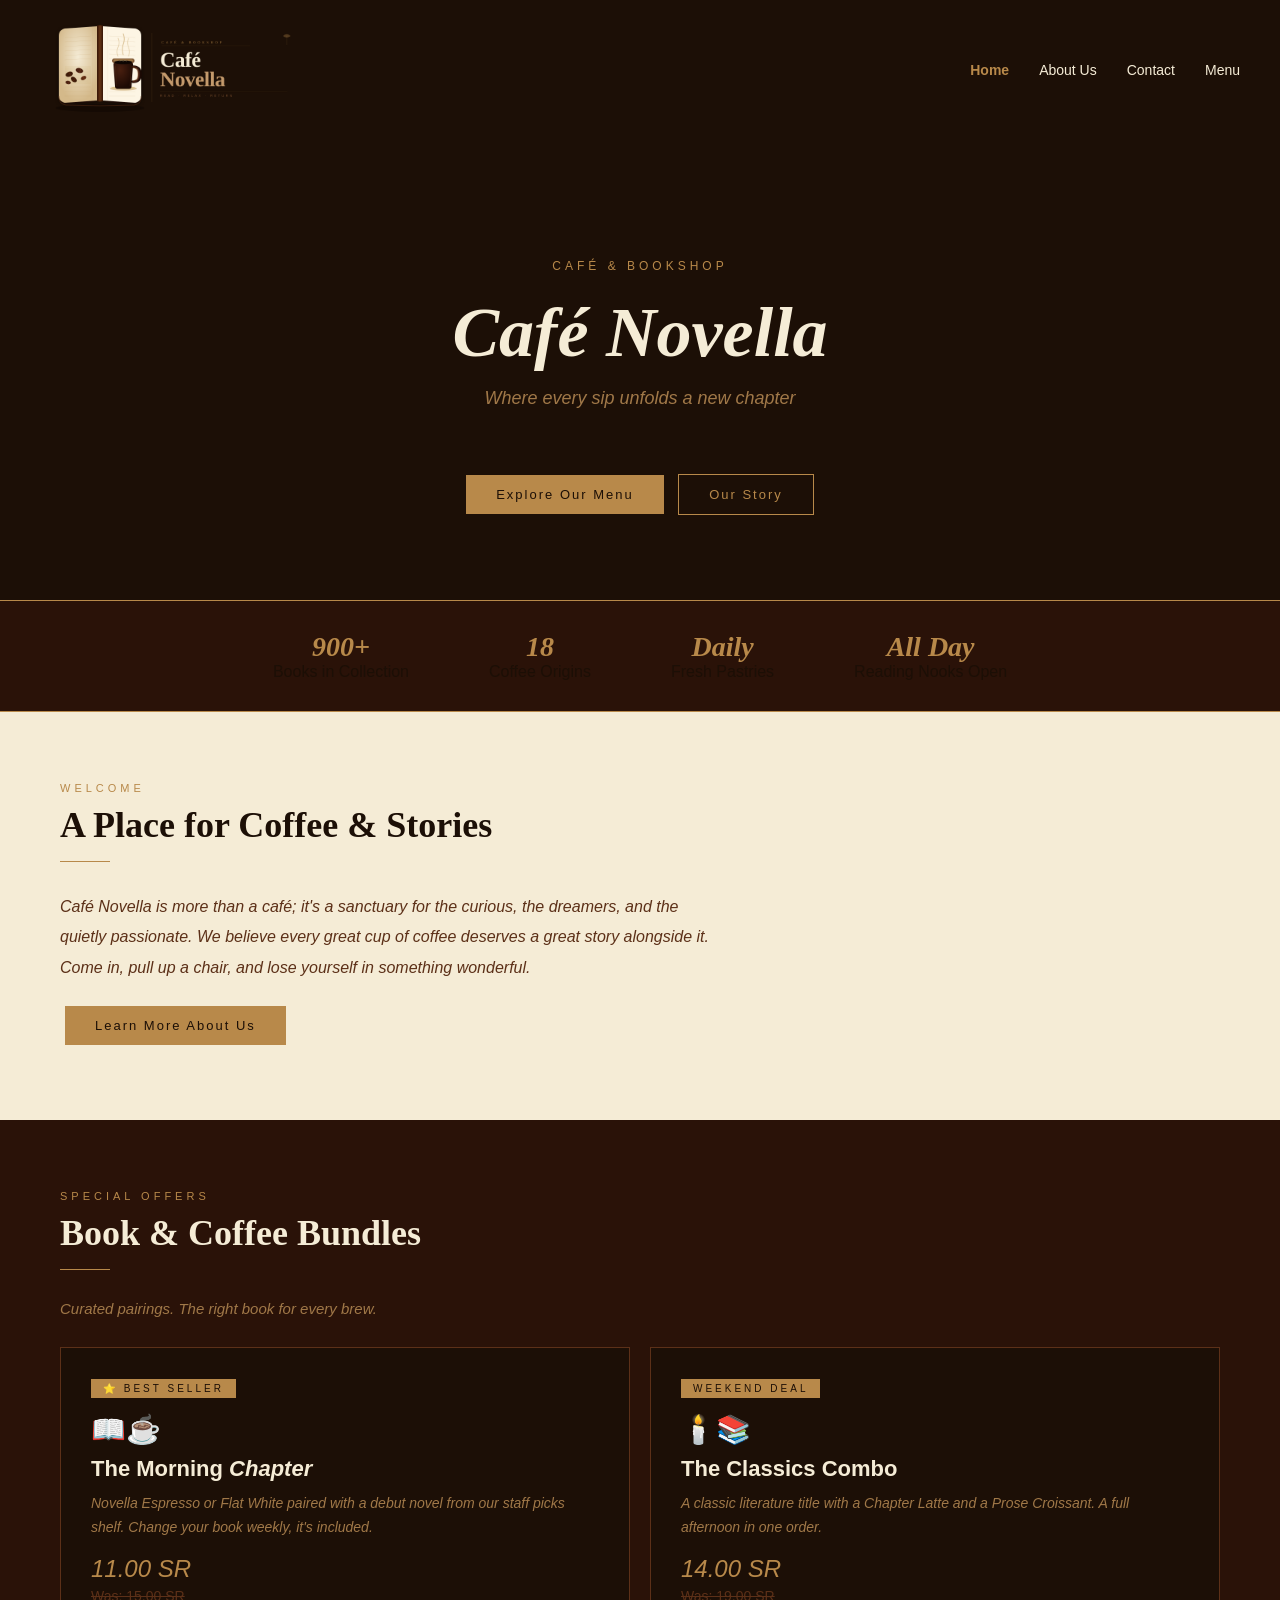
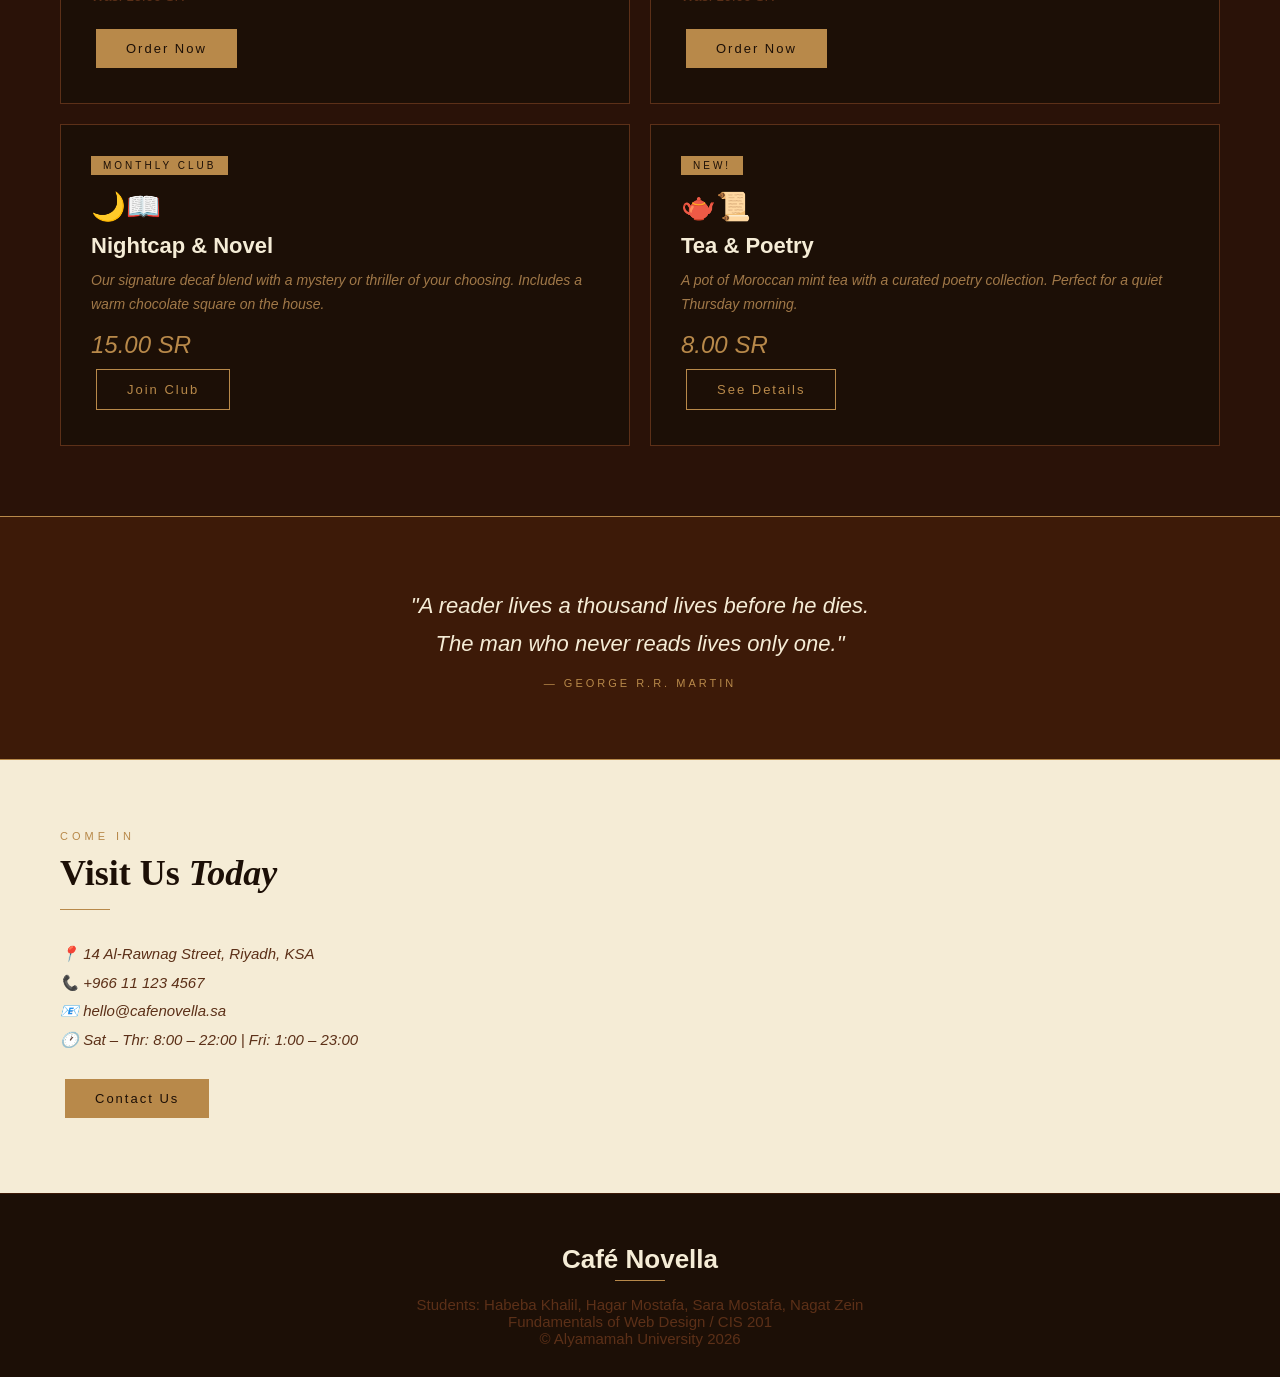
<file: index.html>
<!DOCTYPE html>
<html>

<head>
  <meta charset="UTF-8"/>
  <meta name="viewport" content="width=device-width, initial-scale=1.0">
  <title>Café Novella - Home</title>
  <link rel="stylesheet" href="stylesheet.css">
  <script src="main.js"></script>
</head>

<body>

<nav id="mainNav">
  <div class="nav-logo">
    <img src="cafe_novella.png" alt="logo">
  </div>
  <ul class="nav-links">
    <li><a href="index.html" class="active">Home</a></li>
    <li><a href="about.html">About Us</a></li>
    <li><a href="contactUs.html">Contact</a></li>
    <li><a href="menu.html">Menu</a></li>
  </ul>
</nav>

<div class="hero-section">
  <p class="hero-eyebrow">Café & Bookshop</p>
  <h1 class="hero-title">Café Novella</h1>
  <p class="hero-sub">Where every sip unfolds a new chapter</p>
  <div class="hero-divider">
  </div>
  <a class="btn-primary" href="menu.html">Explore Our Menu</a>
  <a class="btn-outline" href="about.html">Our Story</a>
</div>


<div class="intro-strip">
  <div class="intro-item">
    <strong>900+</strong>
    <span>Books in Collection</span>
  </div>
  <div class="intro-item">
    <strong>18</strong>
    <span>Coffee Origins</span>
  </div>
  <div class="intro-item">
    <strong>Daily</strong>
    <span>Fresh Pastries</span>
  </div>
  <div class="intro-item">
    <strong>All Day</strong>
    <span>Reading Nooks Open</span>
  </div>
</div>

<div class="section section-light">
  <p class="section-label">Welcome</p>
  <h2 class="section-title">A Place for Coffee & Stories</h2>
  <div class="section-rule"></div>
  <p style="font-size:16px; font-style:italic; color:#5C3018; line-height:1.9; max-width:650px;">
    Café Novella is more than a café; it's a sanctuary for the curious, the dreamers, and the quietly passionate.
    We believe every great cup of coffee deserves a great story alongside it.
    Come in, pull up a chair, and lose yourself in something wonderful.
  </p>
  <br/>
  <a class="btn-primary" href="about.html">Learn More About Us</a>
</div>


<div class="section section-dark">
  <p class="section-label">Special Offers</p>
  <h2 class="section-title">Book & Coffee Bundles</h2>
  <div class="section-rule"></div>
  <p style="font-size:15px; font-style:italic; color:#A07848; margin-bottom:10px;">
    Curated pairings. The right book for every brew.
  </p>

  <div class="offers-grid">

    <div class="offer-card">
      <div class="offer-badge">⭐ Best Seller</div>
      <div class="offer-icon">📖☕</div>
      <div class="offer-title">The Morning <em>Chapter</em></div>
      <div class="offer-desc">
        Novella Espresso or Flat White paired with a debut novel from our staff picks shelf.
        Change your book weekly, it's included.
      </div>
      <div class="offer-price">11.00 SR</div>
      <div class="offer-old-price">Was: 15.00 SR</div>
      <a class="btn-primary" href="menu.html">Order Now</a>
    </div>

    <div class="offer-card">
      <div class="offer-badge">Weekend Deal</div>
      <div class="offer-icon">🕯️📚</div>
      <div class="offer-title">The Classics Combo</div>
      <div class="offer-desc">
        A classic literature title with a Chapter Latte and a Prose Croissant.
        A full afternoon in one order.
      </div>
      <div class="offer-price">14.00 SR</div>
      <div class="offer-old-price">Was: 19.00 SR</div>
      <a class="btn-primary" href="menu.html">Order Now</a>
    </div>

    <div class="offer-card">
      <div class="offer-badge">Monthly Club</div>
      <div class="offer-icon">🌙📖</div>
      <div class="offer-title">Nightcap & Novel</div>
      <div class="offer-desc">
        Our signature decaf blend with a mystery or thriller of your choosing.
        Includes a warm chocolate square on the house.
      </div>
      <div class="offer-price">15.00 SR</div>
      <a class="btn-outline" href="contactUs.html">Join Club</a>
    </div>

    <div class="offer-card">
      <div class="offer-badge">New!</div>
      <div class="offer-icon">🫖📜</div>
      <div class="offer-title">Tea & Poetry</div>
      <div class="offer-desc">
        A pot of Moroccan mint tea with a curated poetry collection.
        Perfect for a quiet Thursday morning.
      </div>
      <div class="offer-price">8.00 SR</div>
      <a class="btn-outline" href="menu.html">See Details</a>
    </div>

  </div>
</div>


<div class="quote-strip">
  <p class="quote-text">
    "A reader lives a thousand lives before he dies.<br/>
    The man who never reads lives only one."
  </p>
  <p class="quote-author">— George R.R. Martin</p>
</div>


<div class="section section-light">
  <p class="section-label">Come In</p>
  <h2 class="section-title">Visit Us <em>Today</em></h2>
  <div class="section-rule"></div>
  <p style="font-size:15px; font-style:italic; color:#5C3018; line-height:1.9; margin-bottom:20px;">
    📍 14 Al-Rawnag Street, Riyadh, KSA<br/>
    📞 +966 11 123 4567<br/>
    📧 hello@cafenovella.sa<br/>
    🕐 Sat – Thr: 8:00 – 22:00 | Fri: 1:00 – 23:00 
  </p>
  <a class="btn-primary" href="contactUs.html">Contact Us</a>
</div>


<footer>
  <div class="footer-logo">Café Novella</div>

  <div class="footer-rule"></div>

  <div class="footer-copy">
    Students: Habeba Khalil, Hagar Mostafa, Sara Mostafa, Nagat Zein
    <br>
    Fundamentals of Web Design / CIS 201
    <br>
    © Alyamamah University 2026
  </div>
</footer>

</body>
</html>
</file>
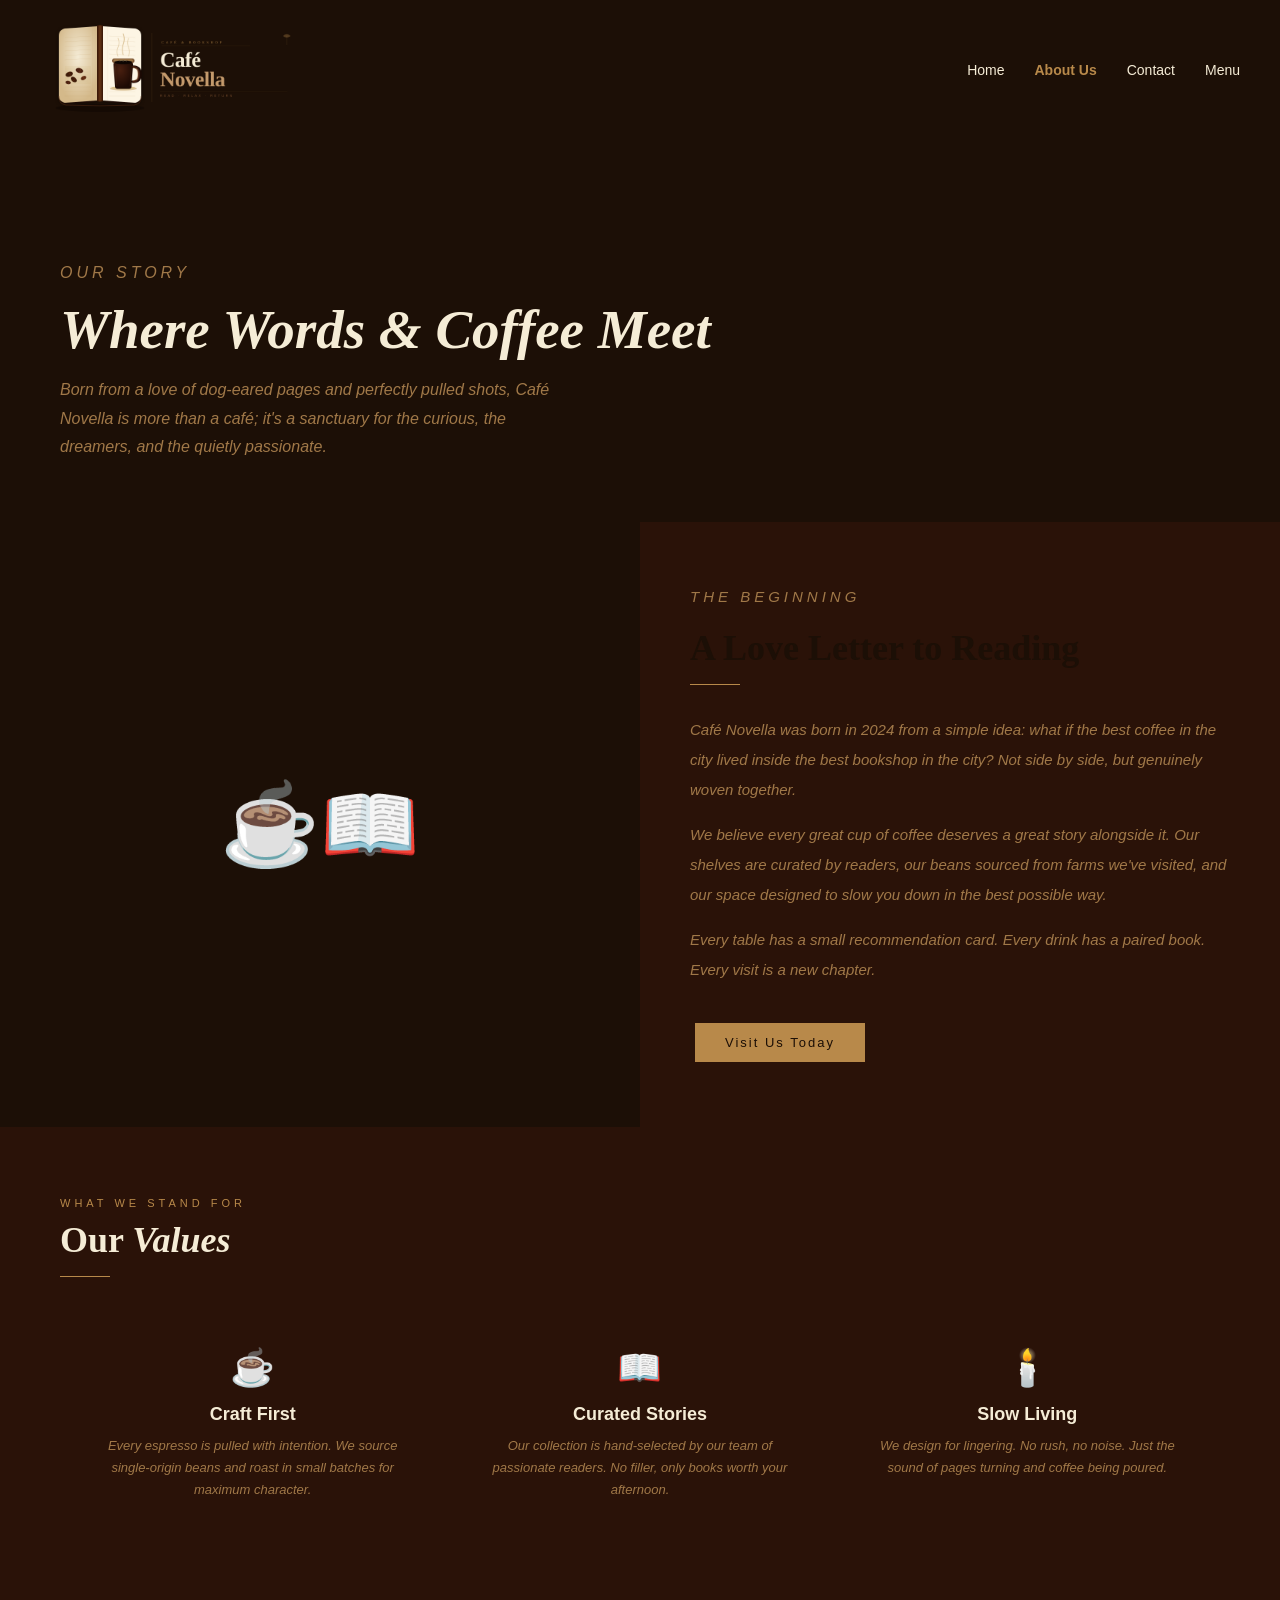
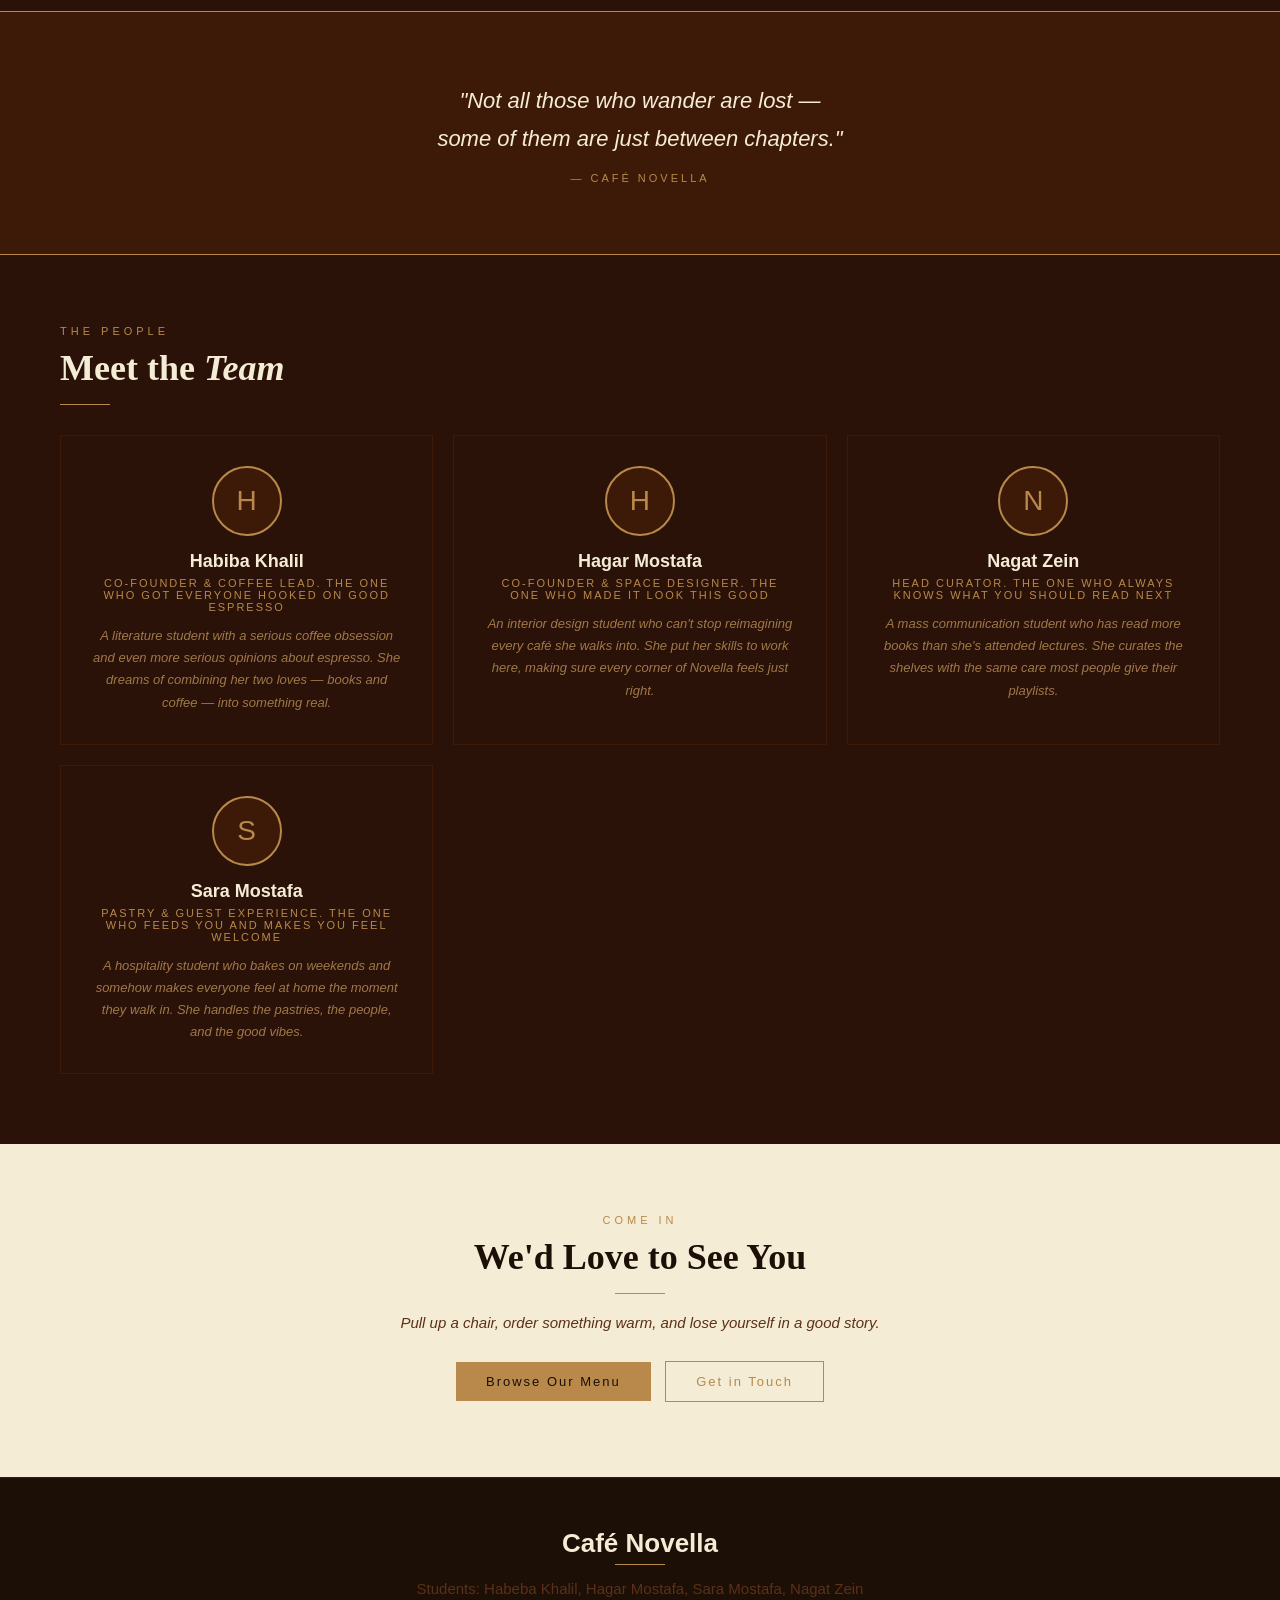
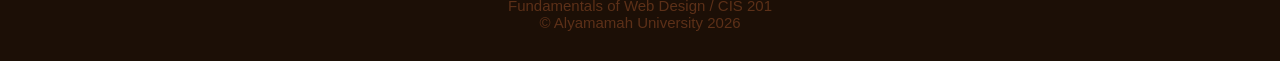
<file: about.html>
<!DOCTYPE html>
<html>

<head>
  <meta charset="UTF-8"/>
  <meta name="viewport" content="width=device-width, initial-scale=1.0">
  <title>Café Novella - About Us</title>
  <link rel="stylesheet" href="stylesheet.css">
  <script src="main.js"></script>
</head>

<body>

<nav id="mainNav">
  <div class="nav-logo">
    <img src="cafe_novella.png" alt="logo">
  </div>
  <ul class="nav-links">
    <li><a href="index.html">Home</a></li>
    <li><a href="about.html" class="active">About Us</a></li>
    <li><a href="contactUs.html">Contact</a></li>
    <li><a href="menu.html">Menu</a></li>
  </ul>
</nav>


<div class="about-hero">
  <p class="section-label">Our Story</p>
  <h1>Where Words & Coffee Meet</h1>
  <p>
    Born from a love of dog-eared pages and perfectly pulled shots,
    Café Novella is more than a café; it's a sanctuary for the curious,
    the dreamers, and the quietly passionate.
  </p>
</div>

<div class="about-story">
  <div class="about-story-img">
    ☕📖
  </div>
  <div class="about-story-text">
    <p class="section-label">The Beginning</p>
    <h2 class="section-title">A Love Letter to Reading</h2>
    <div class="section-rule"></div>
    <p>
      Café Novella was born in 2024 from a simple idea: what if the best coffee
      in the city lived inside the best bookshop in the city?
      Not side by side, but genuinely woven together.
    </p>
    <p>
      We believe every great cup of coffee deserves a great story alongside it.
      Our shelves are curated by readers, our beans sourced from farms we've visited,
      and our space designed to slow you down in the best possible way.
    </p>
    <p>
      Every table has a small recommendation card.
      Every drink has a paired book.
      Every visit is a new chapter.
    </p>
    <br>
    <a class="btn-primary" href="contactUs.html">Visit Us Today</a>
  </div>
</div>


<div class="section section-dark">
  <p class="section-label">What We Stand For</p>
  <h2 class="section-title">Our <em>Values</em></h2>
  <div class="section-rule"></div>

  <div class="values-grid">

    <div class="value-card">
      <div class="value-icon">☕</div>
      <div class="value-name">Craft First</div>
      <div class="value-desc">
        Every espresso is pulled with intention. We source single-origin beans
        and roast in small batches for maximum character.
      </div>
    </div>

    <div class="value-card">
      <div class="value-icon">📖</div>
      <div class="value-name">Curated Stories</div>
      <div class="value-desc">
        Our collection is hand-selected by our team of passionate readers.
        No filler, only books worth your afternoon.
      </div>
    </div>

    <div class="value-card">
      <div class="value-icon">🕯️</div>
      <div class="value-name">Slow Living</div>
      <div class="value-desc">
        We design for lingering. No rush, no noise.
        Just the sound of pages turning and coffee being poured.
      </div>
    </div>

  </div>
</div>


<div class="quote-strip">
  <p class="quote-text">
    "Not all those who wander are lost —<br/>
    some of them are just between chapters."
  </p>
  <p class="quote-author">— Café Novella</p>
</div>


<div class="section section-dark">
  <p class="section-label">The People</p>
  <h2 class="section-title">Meet the <em>Team</em></h2>
  <div class="section-rule"></div>

  <div class="team-grid">

    <div class="team-card">
      <div class="team-avatar">H</div>
      <div class="team-name">Habiba Khalil</div>
      <div class="team-role">Co-Founder & Coffee Lead. The one who got everyone hooked on good espresso</div>
      <div class="team-bio">
        A literature student with a serious coffee obsession and even more serious opinions about espresso. She dreams of combining her two loves — books and coffee — into something real.
      </div>
    </div>

    <div class="team-card">
      <div class="team-avatar">H</div>
      <div class="team-name">Hagar Mostafa</div>
      <div class="team-role">Co-Founder & Space Designer. The one who made it look this good</div>
      <div class="team-bio">
        An interior design student who can't stop reimagining every café she walks into. She put her skills to work here, making sure every corner of Novella feels just right.
      </div>
    </div>

    <div class="team-card">
      <div class="team-avatar">N</div>
      <div class="team-name">Nagat Zein</div>
      <div class="team-role">Head Curator. The one who always knows what you should read next</div>
      <div class="team-bio">
        A mass communication student who has read more books than she's attended lectures. She curates the shelves with the same care most people give their playlists.
      </div>
    </div>

    <div class="team-card">
      <div class="team-avatar">S</div>
      <div class="team-name">Sara Mostafa</div>
      <div class="team-role">Pastry & Guest Experience. The one who feeds you and makes you feel welcome</div>
      <div class="team-bio">
        A hospitality student who bakes on weekends and somehow makes everyone feel at home the moment they walk in. She handles the pastries, the people, and the good vibes.
      </div>
    </div>

  </div>
</div>

<div class="section section-light" style="text-align:center;">
  <p class="section-label">Come In</p>
  <h2 class="section-title">We'd Love to See You</h2>
  <div class="section-rule" style="margin: 0 auto 20px;"></div>
  <p style="font-size:15px; font-style:italic; color:#5C3018; margin-bottom:25px;">
    Pull up a chair, order something warm, and lose yourself in a good story.
  </p>
  <a class="btn-primary" href="menu.html">Browse Our Menu</a>
  
  <a class="btn-outline" href="contactUs.html">Get in Touch</a>
</div>

<footer>
  <div class="footer-logo">Café Novella</div>

  <div class="footer-rule"></div>

  <div class="footer-copy">
    Students: Habeba Khalil, Hagar Mostafa, Sara Mostafa, Nagat Zein
    <br>
    Fundamentals of Web Design / CIS 201
    <br>
    © Alyamamah University 2026
  </div>
</footer>

</body>
</html>
</file>
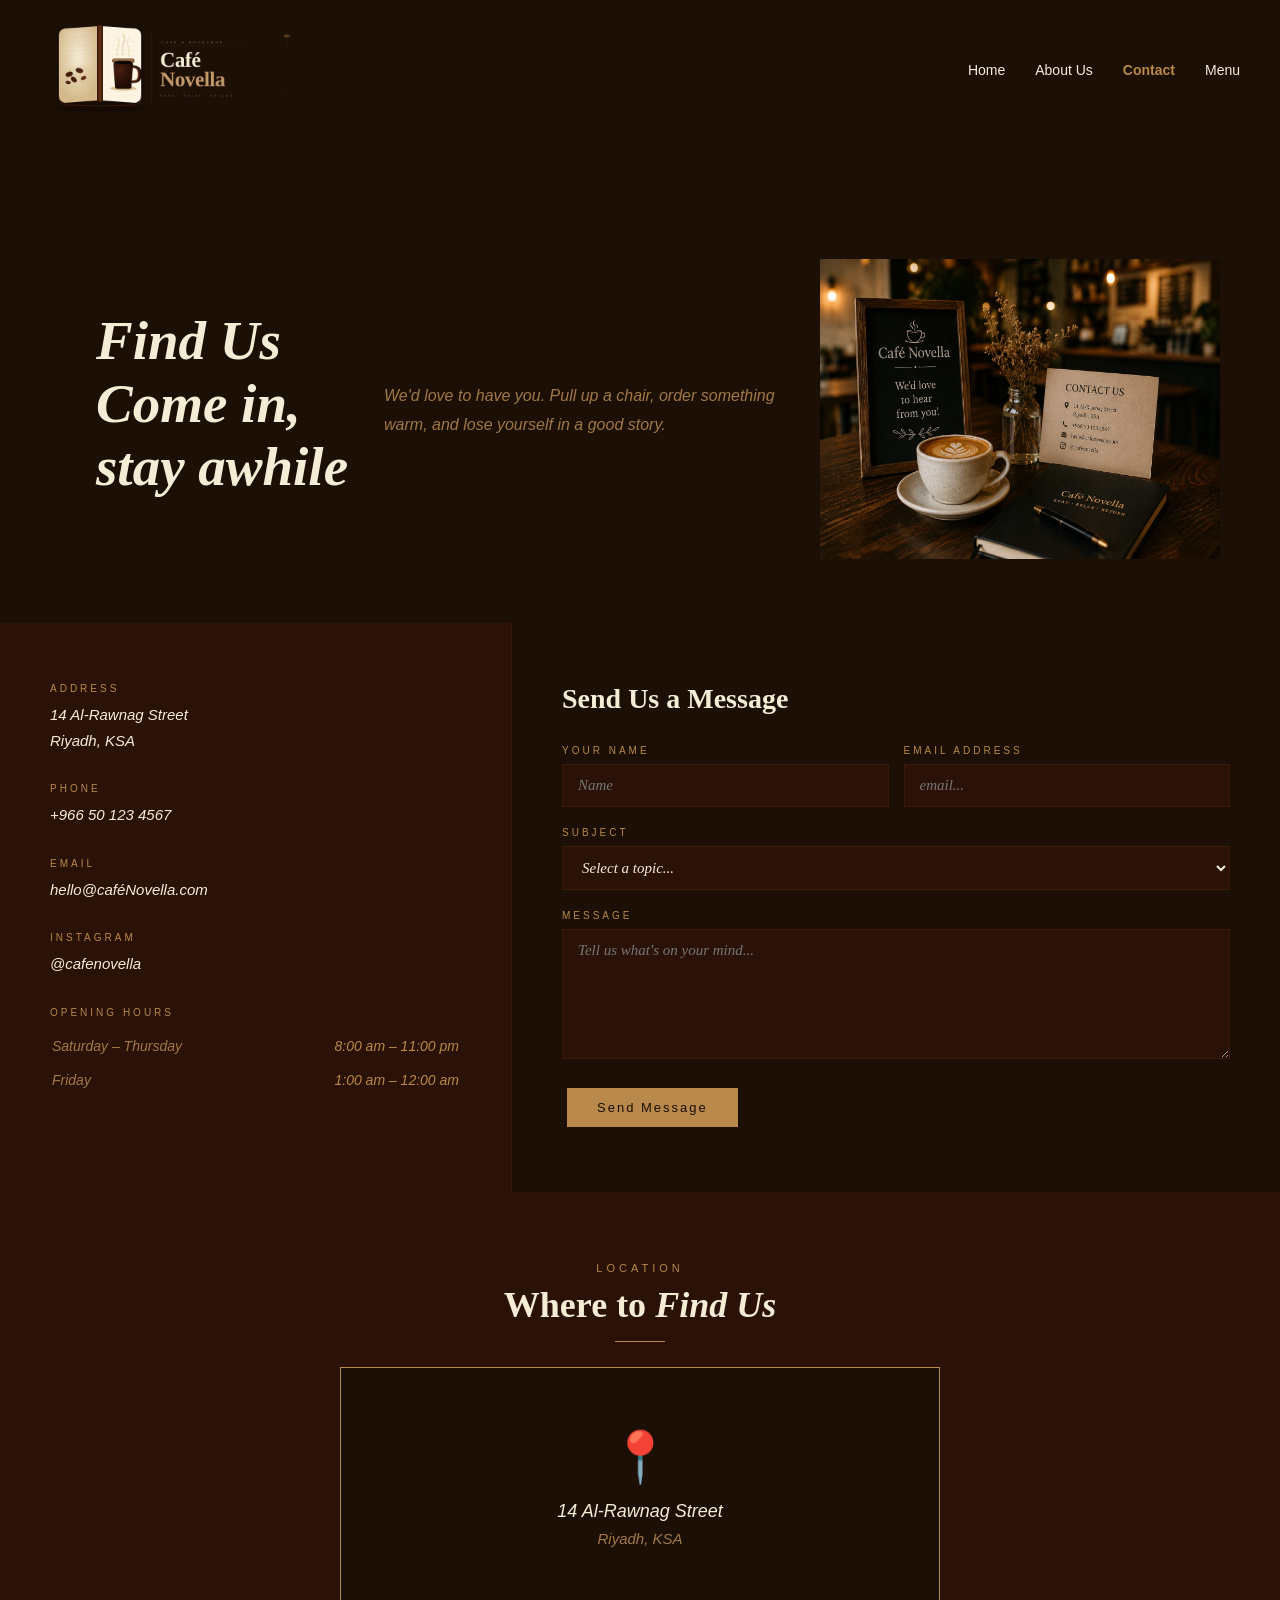
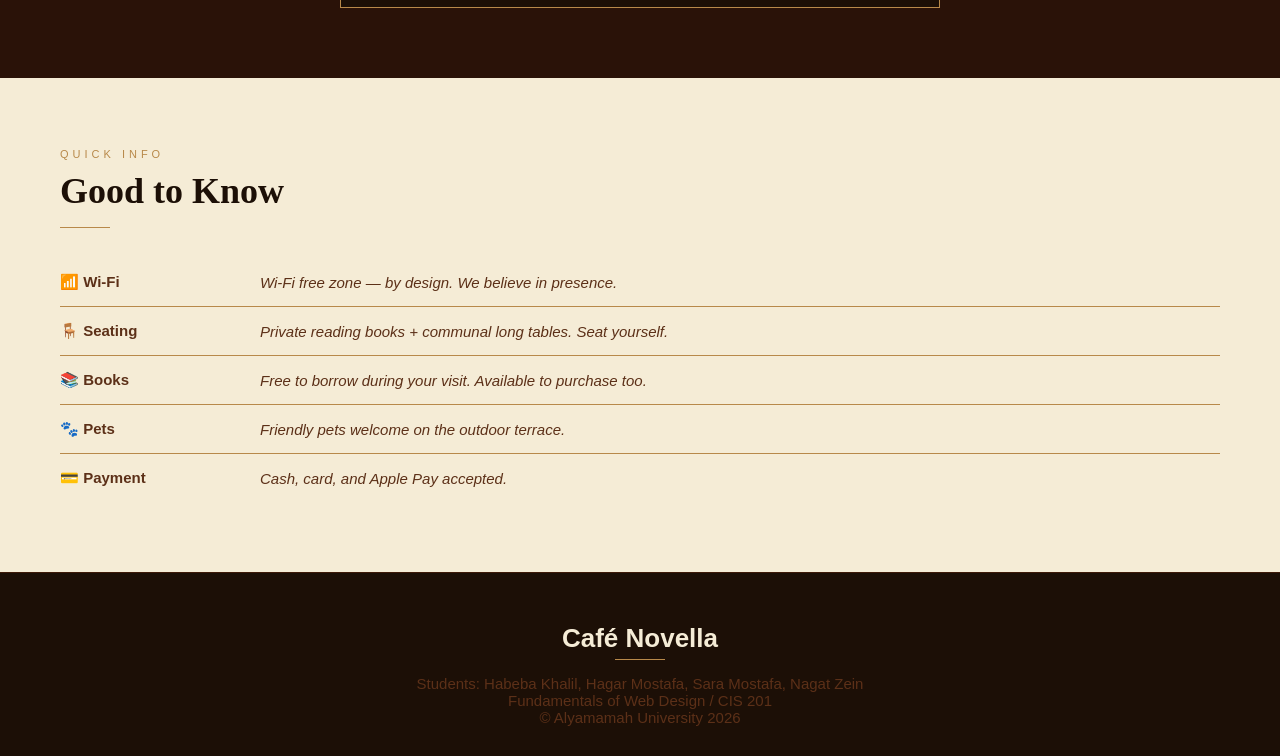
<file: contactUs.html>
<!DOCTYPE html>
<html>

<head>
  <meta charset="UTF-8"/>
  <meta name="viewport" content="width=device-width, initial-scale=1.0">
  <title>Café Novella - Contact Us</title>
  <link rel="stylesheet" href="stylesheet.css">
  <script src="main.js"></script>
</head>

<body>

<nav id="mainNav">
  <div class="nav-logo">
    <img src="cafe_novella.png" alt="logo">
  </div>
  <ul class="nav-links">
    <li><a href="index.html">Home</a></li>
    <li><a href="about.html">About Us</a></li>
    <li><a href="contactUs.html" class="active">Contact</a></li>
    <li><a href="menu.html">Menu</a></li>
  </ul>
</nav>

<div class="contact-hero">
  
  <p class="section-label"></p>
  <h1>
    Find Us<br>
    Come in,<br>
  <em>stay awhile</em>
</h1>

<p>
  We'd love to have you. Pull up a chair, order something warm,
  and lose yourself in a good story.
</p>
  <div class="img">
  <img src="contant.png" width="400" height="300">
</div>
</div>
  
<div class="contact-body">


  <div class="contact-info">

    <div class="contact-info-label">Address</div>
    <div class="contact-info-value">
      14 Al-Rawnag Street<br>
      Riyadh, KSA
    </div>

    <div class="contact-info-label">Phone</div>
    <div class="contact-info-value">+966 50 123 4567</div>

    <div class="contact-info-label">Email</div>
    <div class="contact-info-value">hello@caféNovella.com</div>

    <div class="contact-info-label">Instagram</div>
    <div class="contact-info-value">@cafenovella</div>

    <div class="contact-info-label">Opening Hours</div>
    <table class="hours-table">
      <tr>
        <td>Saturday – Thursday</td>
        <td>8:00 am – 11:00 pm</td>
      </tr>
      <tr>
        <td>Friday</td>
        <td>1:00 am – 12:00 am</td>
      </tr>
    </table>

  </div>

  
  <div class="contact-form-wrap">
    <h2>Send Us a Message</h2>

    <form id="contactForm">

      <div class="form-row">
        <div class="form-group">
          <label for="name">Your Name</label>
          <input type="text" id="name" placeholder="Name"/>
        </div>
        <div class="form-group">
          <label for="email">Email Address</label>
          <input type="email" id="email" placeholder="email..."/>
        </div>
      </div>

      <div class="form-group">
        <label for="subject">Subject</label>
        <select id="subject">
          <option value="">Select a topic...</option>
          <option>Reservation</option>
          <option>Book Recommendation</option>
          <option>Private Event</option>
          <option>Book Club Membership</option>
          <option>General Enquiry</option>
        </select>
      </div>

      <div class="form-group">
        <label for="message">Message</label>
        <textarea id="message" placeholder="Tell us what's on your mind..."></textarea>
      </div>

      <button type="button" class="btn-primary" onclick="submitForm()">
        Send Message
      </button>

    </form>
  </div>

</div>


<div class="section section-dark" style="text-align:center;">
  <p class="section-label">Location</p>
  <h2 class="section-title">Where to <em>Find Us</em></h2>
  <div class="section-rule" style="margin: 0 auto 25px;"></div>


  <div style="
    border: 1px solid #B8894A;
    padding: 60px 40px;
    max-width: 600px;
    margin: 0 auto;
    background-color: #1C0F06;
  ">
    <p style="font-size: 50px; margin-bottom: 15px;">📍</p>
    <p style="font-size: 18px; font-style: italic; color: #F5ECD6; margin-bottom: 8px;">
      14 Al-Rawnag Street
    </p>
    <p style="font-size: 15px; color: #A07848; font-style: italic;">
      Riyadh, KSA
    </p>
  </div>
</div>


<div class="section section-light">
  <p class="section-label">Quick Info</p>
  <h2 class="section-title">Good to Know</h2>
  <div class="section-rule"></div>

  <table style="width:100%; border-collapse:collapse; font-size:15px;">
    <tr style="border-bottom: 1px solid #B8894A;">
      <td style="padding:15px 0; font-weight:bold; color:#5C3018; width:200px;">📶 Wi-Fi</td>
      <td style="padding:15px 0; font-style:italic; color:#5C3018;">
        Wi-Fi free zone — by design. We believe in presence.
      </td>
    </tr>
    <tr style="border-bottom: 1px solid #B8894A;">
      <td style="padding:15px 0; font-weight:bold; color:#5C3018;">🪑 Seating</td>
      <td style="padding:15px 0; font-style:italic; color:#5C3018;">
        Private reading books + communal long tables. Seat yourself.
      </td>
    </tr>
    <tr style="border-bottom: 1px solid #B8894A;">
      <td style="padding:15px 0; font-weight:bold; color:#5C3018;">📚 Books</td>
      <td style="padding:15px 0; font-style:italic; color:#5C3018;">
        Free to borrow during your visit. Available to purchase too.
      </td>
    </tr>
    <tr style="border-bottom: 1px solid #B8894A;">
      <td style="padding:15px 0; font-weight:bold; color:#5C3018;">🐾 Pets</td>
      <td style="padding:15px 0; font-style:italic; color:#5C3018;">
        Friendly pets welcome on the outdoor terrace.
      </td>
    </tr>
    <tr>
      <td style="padding:15px 0; font-weight:bold; color:#5C3018;">💳 Payment</td>
      <td style="padding:15px 0; font-style:italic; color:#5C3018;">
        Cash, card, and Apple Pay accepted.
      </td>
    </tr>
  </table>
</div>

<footer>
  <div class="footer-logo">Café Novella</div>

  <div class="footer-rule"></div>

  <div class="footer-copy">
    Students: Habeba Khalil, Hagar Mostafa, Sara Mostafa, Nagat Zein
    <br>
    Fundamentals of Web Design / CIS 201
    <br>
    © Alyamamah University 2026
  </div>
</footer>

</body>
</html>
</file>
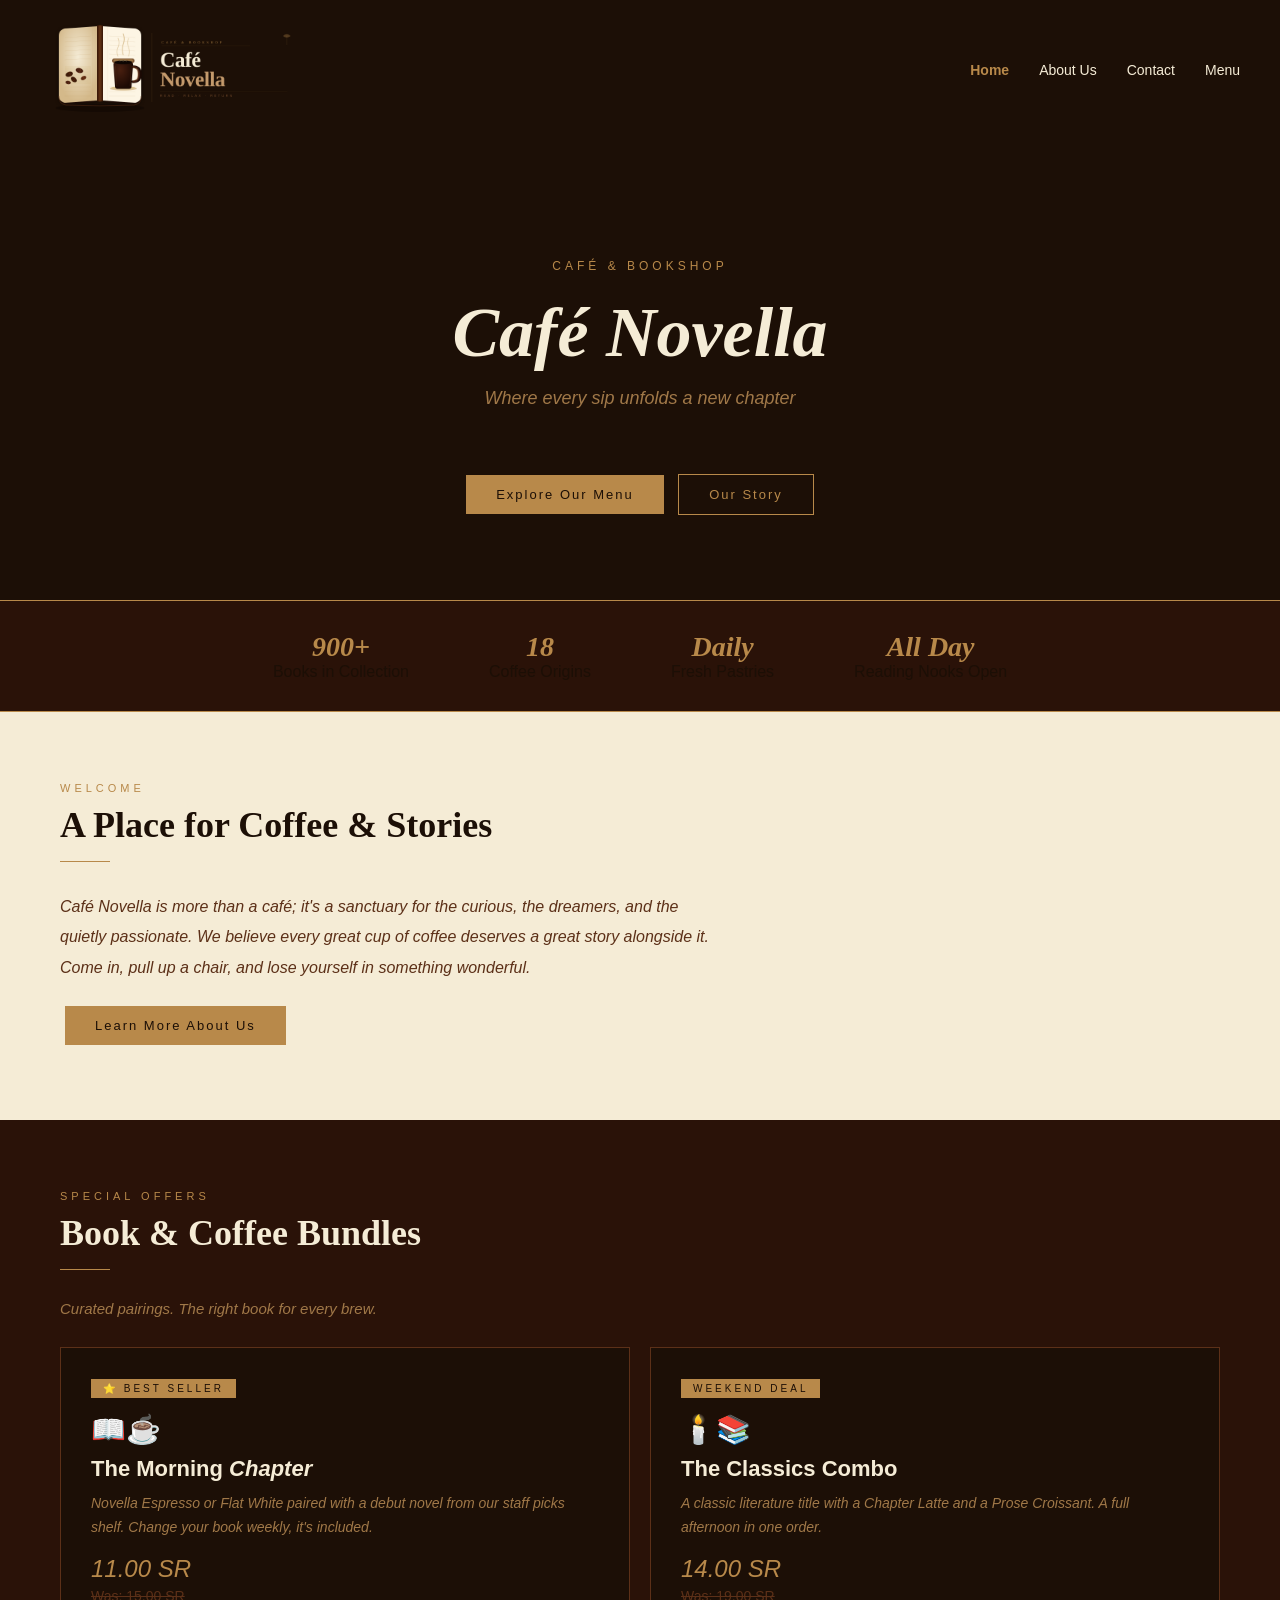
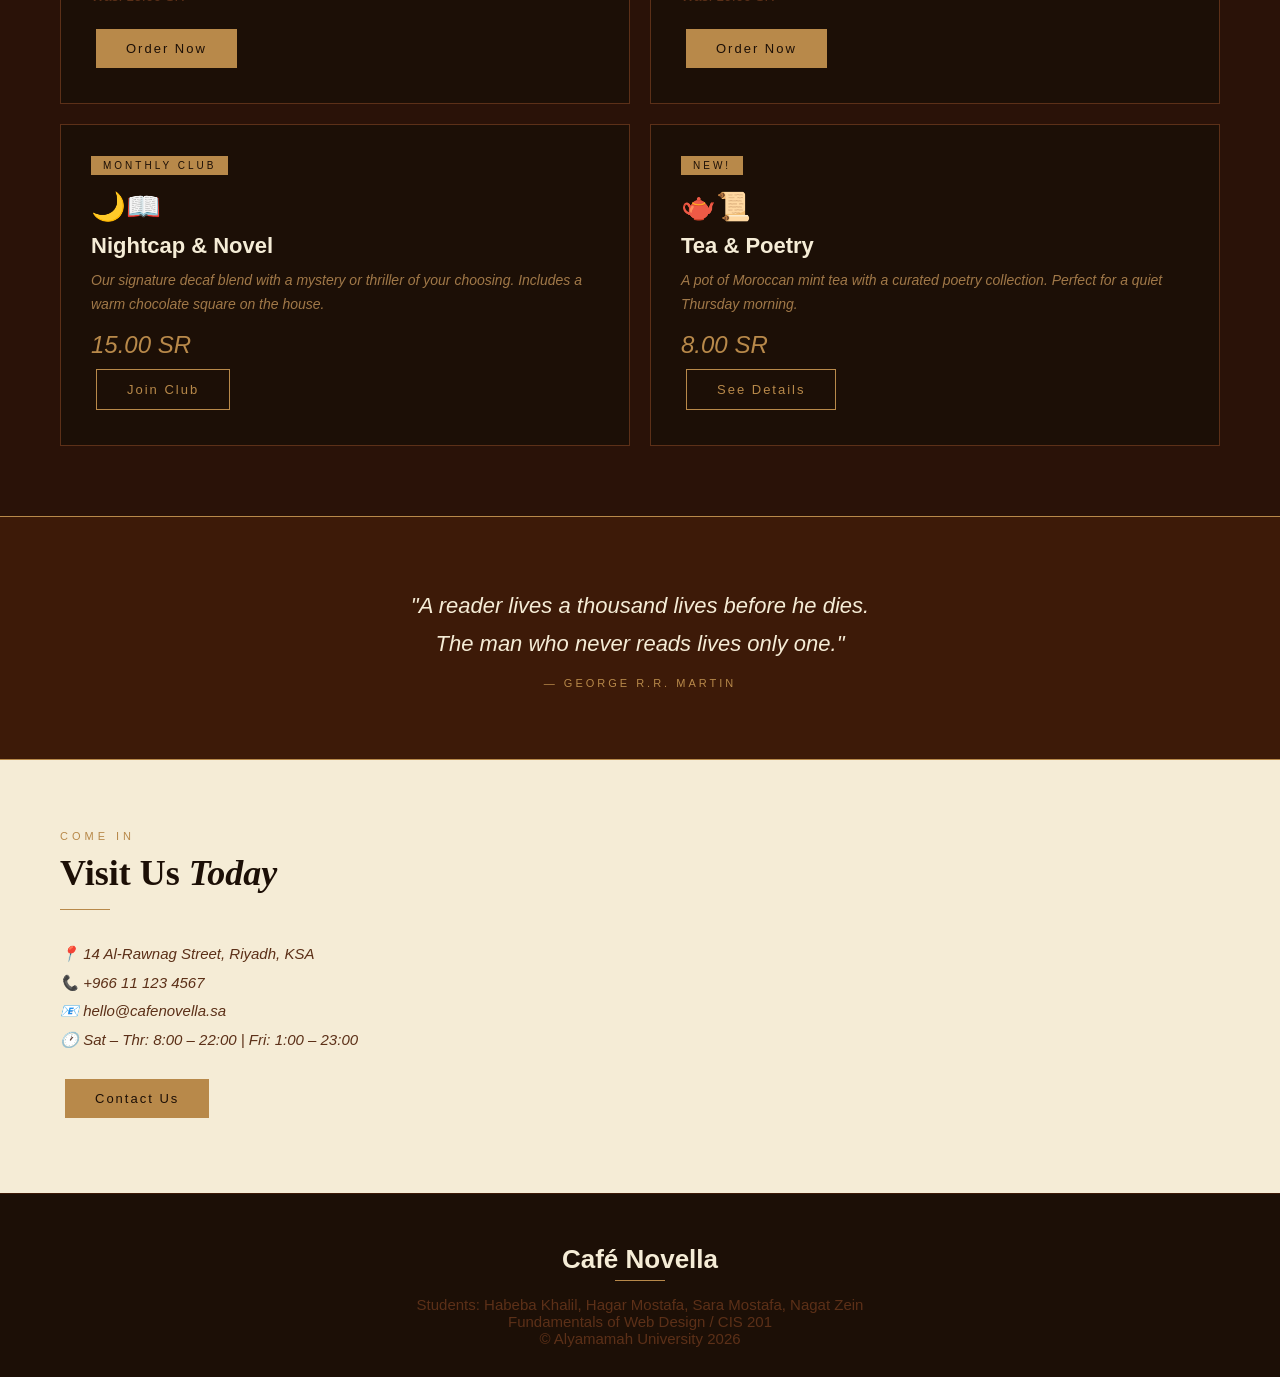
<file: index_f.html>
<!DOCTYPE html>
<html>

<head>
  <meta charset="UTF-8"/>
  <meta name="viewport" content="width=device-width, initial-scale=1.0">
  <title>Café Novella - Home</title>
  <link rel="stylesheet" href="stylesheet.css">
  <script src="main.js"></script>
</head>

<body>

<nav id="mainNav">
  <div class="nav-logo">
    <img src="cafe_novella.png" alt="logo">
  </div>
  <ul class="nav-links">
    <li><a href="index_f.html" class="active">Home</a></li>
    <li><a href="about.html">About Us</a></li>
    <li><a href="contactUs.html">Contact</a></li>
    <li><a href="menu.html">Menu</a></li>
  </ul>
</nav>

<div class="hero-section">
  <p class="hero-eyebrow">Café & Bookshop</p>
  <h1 class="hero-title">Café Novella</h1>
  <p class="hero-sub">Where every sip unfolds a new chapter</p>
  <div class="hero-divider">
  </div>
  <a class="btn-primary" href="menu.html">Explore Our Menu</a>
  <a class="btn-outline" href="about.html">Our Story</a>
</div>


<div class="intro-strip">
  <div class="intro-item">
    <strong>900+</strong>
    <span>Books in Collection</span>
  </div>
  <div class="intro-item">
    <strong>18</strong>
    <span>Coffee Origins</span>
  </div>
  <div class="intro-item">
    <strong>Daily</strong>
    <span>Fresh Pastries</span>
  </div>
  <div class="intro-item">
    <strong>All Day</strong>
    <span>Reading Nooks Open</span>
  </div>
</div>

<div class="section section-light">
  <p class="section-label">Welcome</p>
  <h2 class="section-title">A Place for Coffee & Stories</h2>
  <div class="section-rule"></div>
  <p style="font-size:16px; font-style:italic; color:#5C3018; line-height:1.9; max-width:650px;">
    Café Novella is more than a café; it's a sanctuary for the curious, the dreamers, and the quietly passionate.
    We believe every great cup of coffee deserves a great story alongside it.
    Come in, pull up a chair, and lose yourself in something wonderful.
  </p>
  <br/>
  <a class="btn-primary" href="about.html">Learn More About Us</a>
</div>


<div class="section section-dark">
  <p class="section-label">Special Offers</p>
  <h2 class="section-title">Book & Coffee Bundles</h2>
  <div class="section-rule"></div>
  <p style="font-size:15px; font-style:italic; color:#A07848; margin-bottom:10px;">
    Curated pairings. The right book for every brew.
  </p>

  <div class="offers-grid">

    <div class="offer-card">
      <div class="offer-badge">⭐ Best Seller</div>
      <div class="offer-icon">📖☕</div>
      <div class="offer-title">The Morning <em>Chapter</em></div>
      <div class="offer-desc">
        Novella Espresso or Flat White paired with a debut novel from our staff picks shelf.
        Change your book weekly, it's included.
      </div>
      <div class="offer-price">11.00 SR</div>
      <div class="offer-old-price">Was: 15.00 SR</div>
      <a class="btn-primary" href="menu.html">Order Now</a>
    </div>

    <div class="offer-card">
      <div class="offer-badge">Weekend Deal</div>
      <div class="offer-icon">🕯️📚</div>
      <div class="offer-title">The Classics Combo</div>
      <div class="offer-desc">
        A classic literature title with a Chapter Latte and a Prose Croissant.
        A full afternoon in one order.
      </div>
      <div class="offer-price">14.00 SR</div>
      <div class="offer-old-price">Was: 19.00 SR</div>
      <a class="btn-primary" href="menu.html">Order Now</a>
    </div>

    <div class="offer-card">
      <div class="offer-badge">Monthly Club</div>
      <div class="offer-icon">🌙📖</div>
      <div class="offer-title">Nightcap & Novel</div>
      <div class="offer-desc">
        Our signature decaf blend with a mystery or thriller of your choosing.
        Includes a warm chocolate square on the house.
      </div>
      <div class="offer-price">15.00 SR</div>
      <a class="btn-outline" href="contactUs.html">Join Club</a>
    </div>

    <div class="offer-card">
      <div class="offer-badge">New!</div>
      <div class="offer-icon">🫖📜</div>
      <div class="offer-title">Tea & Poetry</div>
      <div class="offer-desc">
        A pot of Moroccan mint tea with a curated poetry collection.
        Perfect for a quiet Thursday morning.
      </div>
      <div class="offer-price">8.00 SR</div>
      <a class="btn-outline" href="menu.html">See Details</a>
    </div>

  </div>
</div>


<div class="quote-strip">
  <p class="quote-text">
    "A reader lives a thousand lives before he dies.<br/>
    The man who never reads lives only one."
  </p>
  <p class="quote-author">— George R.R. Martin</p>
</div>


<div class="section section-light">
  <p class="section-label">Come In</p>
  <h2 class="section-title">Visit Us <em>Today</em></h2>
  <div class="section-rule"></div>
  <p style="font-size:15px; font-style:italic; color:#5C3018; line-height:1.9; margin-bottom:20px;">
    📍 14 Al-Rawnag Street, Riyadh, KSA<br/>
    📞 +966 11 123 4567<br/>
    📧 hello@cafenovella.sa<br/>
    🕐 Sat – Thr: 8:00 – 22:00 | Fri: 1:00 – 23:00 
  </p>
  <a class="btn-primary" href="contactUs.html">Contact Us</a>
</div>


<footer>
  <div class="footer-logo">Café Novella</div>

  <div class="footer-rule"></div>

  <div class="footer-copy">
    Students: Habeba Khalil, Hagar Mostafa, Sara Mostafa, Nagat Zein
    <br>
    Fundamentals of Web Design / CIS 201
    <br>
    © Alyamamah University 2026
  </div>
</footer>

</body>
</html>
</file>
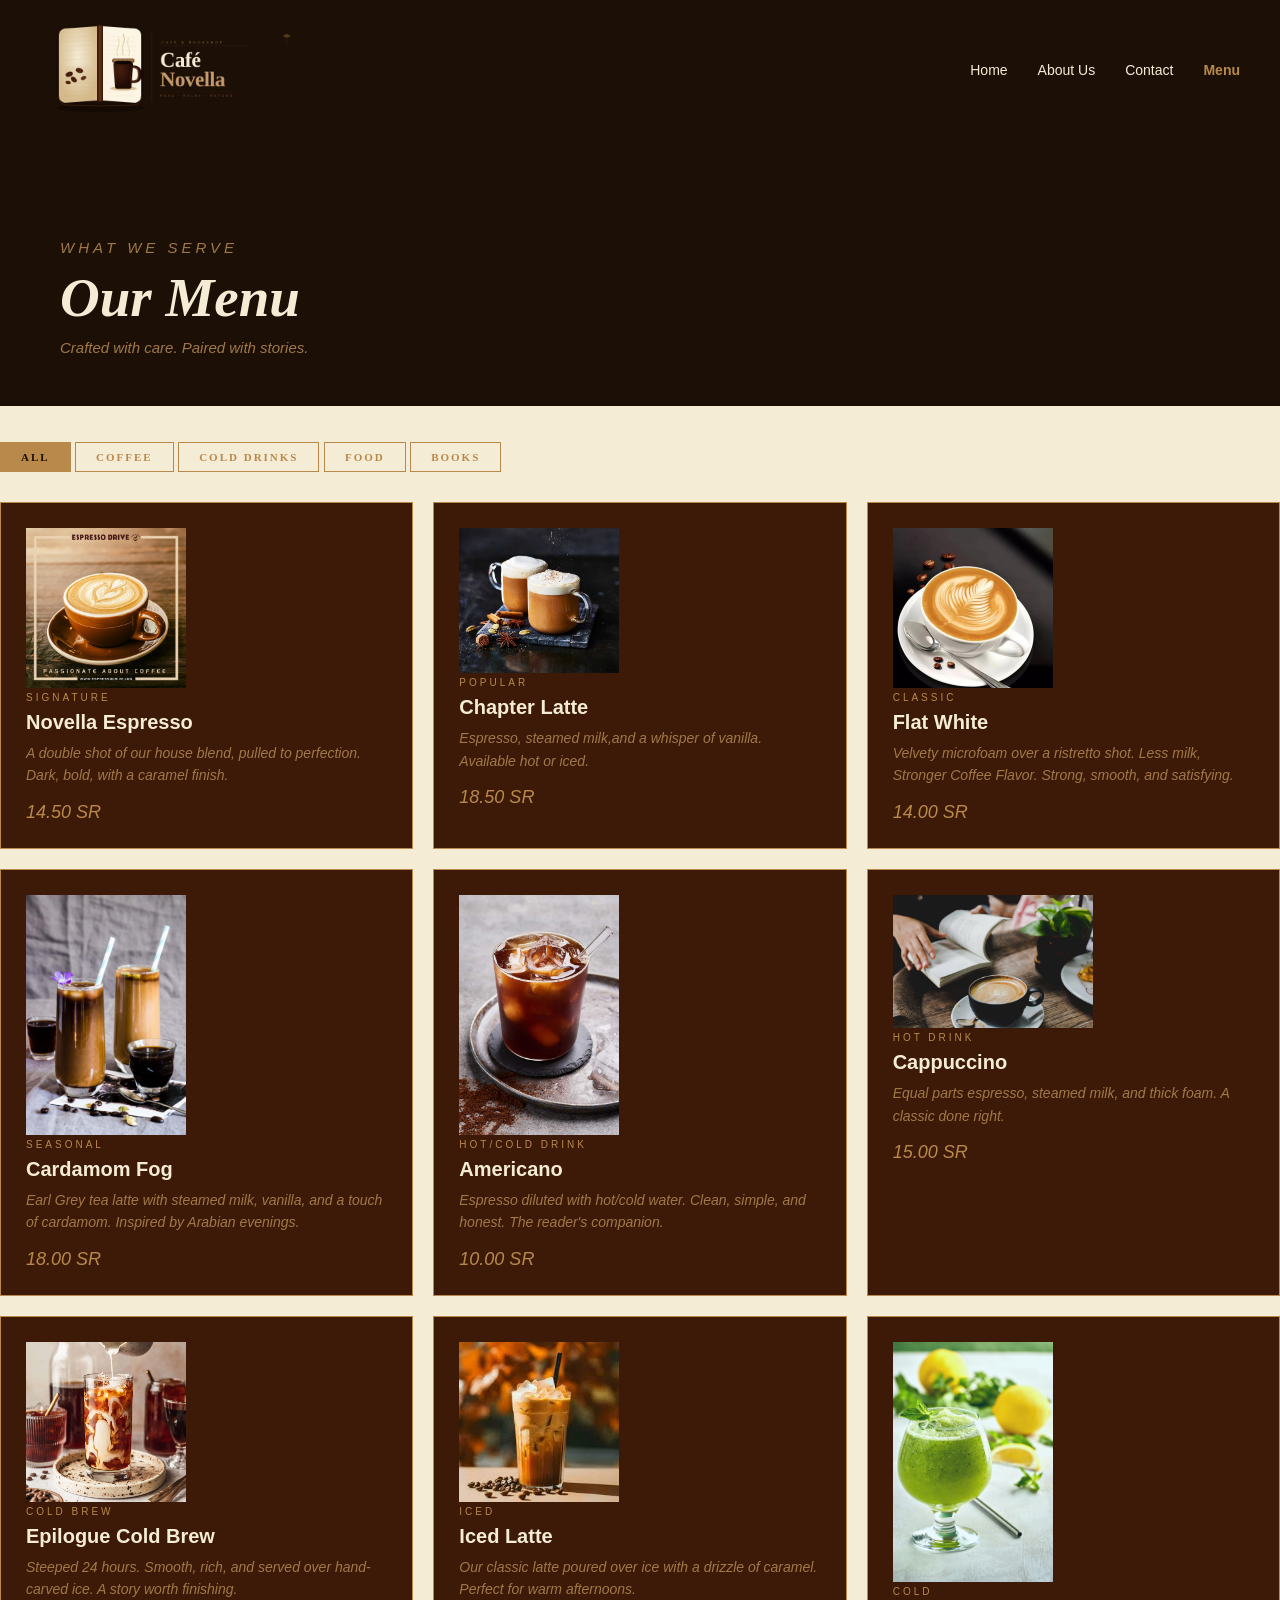
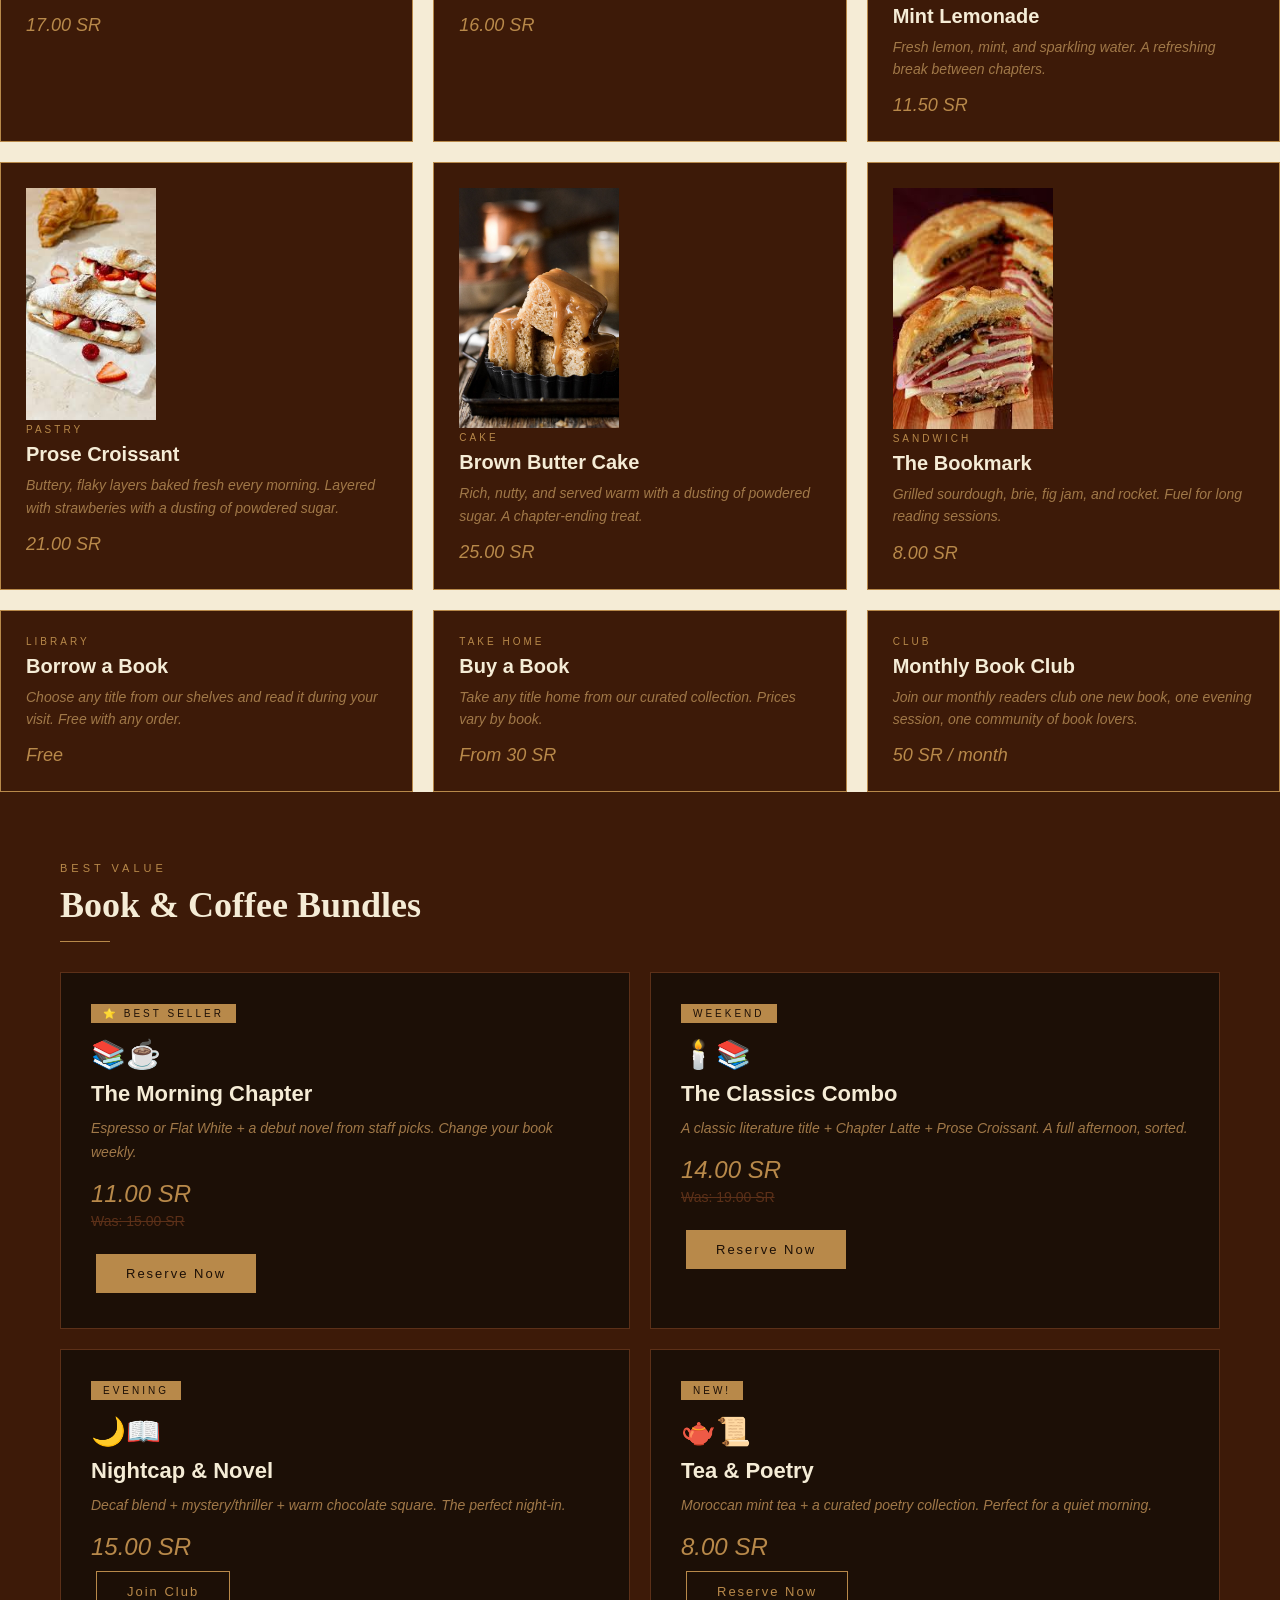
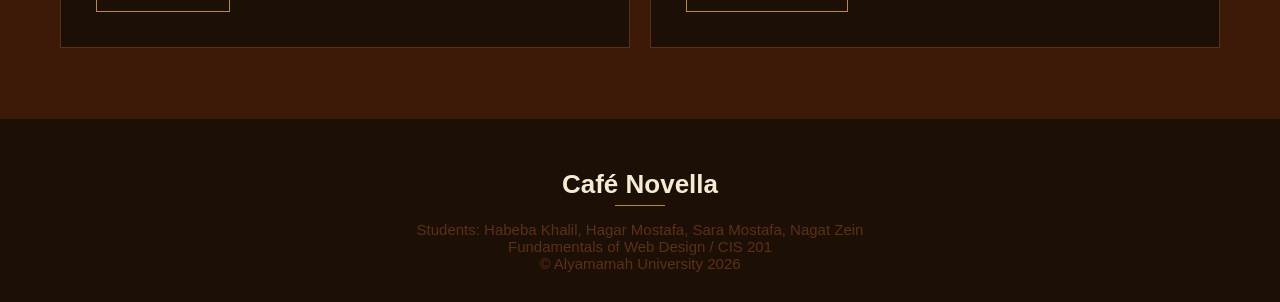
<file: menu.html>
<!DOCTYPE html>
<html>

<head>
  <meta charset="UTF-8"/>
  <meta name="viewport" content="width=device-width, initial-scale=1.0">
  <title>Café Novella - Menu</title>
  <link rel="stylesheet" href="stylesheet.css">
  <script src="main.js"></script>
  <style>
   
    .filter-bar {
      display: flex;
      gap: 10px;
      margin-bottom: 25px;
      flex-wrap: wrap;
    }
    .filter-btn {
      background-color: transparent;
      border: 1px solid #B8894A;
      color: #B8894A;
      padding: 8px 20px;
      font-size: 11px;
      letter-spacing: 2px;
      text-transform: uppercase;
      cursor: pointer;
      font-family: Georgia, serif;
    }
    .filter-btn:hover {
      background-color: #B8894A;
      color: #1C0F06;
    }
    .active-filter {
      background-color: #B8894A;
      color: #1C0F06;
    }
    .menu-page-hero {
      background-color: #1C0F06;
      padding: 100px 60px 50px;
    }
    .menu-page-hero h1 {
      font-size: 55px;
      color: #F5ECD6;
      font-style: italic;
      margin-bottom: 10px;
    }
    .menu-page-hero h1 em {
      color: #B8894A;
    }
    .menu-page-hero p {
      font-size: 15px;
      color: #A07848;
      font-style: italic;
    }
  </style>
</head>

<body>


<nav id="mainNav">
  <div class="nav-logo">
    <img src="cafe_novella.png" alt="logo">
  </div>
  <ul class="nav-links">
    <li><a href="index.html">Home</a></li>
    <li><a href="about.html">About Us</a></li>
    <li><a href="contactUs.html">Contact</a></li>
    <li><a href="menu.html" class="active">Menu</a></li>
  </ul>
</nav>

<div class="menu-page-hero">
  <p class="section-label">What We Serve</p>
  <h1>Our Menu</h1>
  <p>Crafted with care. Paired with stories.</p>
</div>
<br><br>


  <div class="filter menu">
    <button class="filter-btn active-filter" onclick="filterMenu('all')"><b>All</b></button>
    <button class="filter-btn" onclick="filterMenu('coffee')"><b>Coffee</b></button>
    <button class="filter-btn" onclick="filterMenu('cold')"><b>Cold Drinks</b></button>
    <button class="filter-btn" onclick="filterMenu('food')"><b>Food</b></button>
    <button class="filter-btn" onclick="filterMenu('books')"><b>Books</b></button>
  </div>

  <div class="menu-grid">

    <div class="menu-card" data-category="coffee">
      <img src="espresso.png" alt="Novella Espresso" length="160" width="160">
      <div class="menu-card-tag">Signature</div>
      <div class="menu-card-name">Novella Espresso</div>
      <div class="menu-card-desc">
        A double shot of our house blend, pulled to perfection.
        Dark, bold, with a caramel finish.
      </div>
      <div class="menu-card-price">14.50 SR</div>
    </div>

    <div class="menu-card" data-category="coffee">
      <img src="latte.png" alt="Chapter Latte" length="160" width="160">
      <div class="menu-card-tag">Popular</div>
      <div class="menu-card-name">Chapter Latte</div>
      <div class="menu-card-desc">
        Espresso, steamed milk,and a whisper of vanilla.
        Available hot or iced.
      </div>
      <div class="menu-card-price">18.50 SR</div>
    </div>

    <div class="menu-card" data-category="coffee">
      <img src="flat white.png" alt="Flat White" length="160" width="160">
      <div class="menu-card-tag">Classic</div>
      <div class="menu-card-name">Flat White</div>
      <div class="menu-card-desc">
        Velvety microfoam over a ristretto shot.
        Less milk, Stronger Coffee Flavor.
        Strong, smooth, and satisfying.
      </div>
      <div class="menu-card-price">14.00 SR</div>
    </div>

    <div class="menu-card" data-category="coffee">
      <img src="cardamom.png" alt="Cardamom" length="160" width="160">
      <div class="menu-card-tag">Seasonal</div>
      <div class="menu-card-name">Cardamom Fog</div>
      <div class="menu-card-desc">
        Earl Grey tea latte with steamed milk, vanilla, and a touch of cardamom.
        Inspired by Arabian evenings.
      </div>
      <div class="menu-card-price">18.00 SR</div>
    </div>

    <div class="menu-card" data-category="coffee">
      <img src="Americano.png" alt="Americano" length="160" width="160">
      <div class="menu-card-tag">Hot/Cold Drink</div>
      <div class="menu-card-name">Americano</div>
      <div class="menu-card-desc">
        Espresso diluted with hot/cold water. Clean, simple, and honest.
        The reader's companion.
      </div>
      <div class="menu-card-price">10.00 SR</div>
    </div>

    <div class="menu-card" data-category="coffee">
      <img src="cuppuccino.png" alt="Cappuccino" length="200" width="200">
      <div class="menu-card-tag">Hot Drink</div>
      <div class="menu-card-name">Cappuccino</div>
      <div class="menu-card-desc">
        Equal parts espresso, steamed milk, and thick foam.
        A classic done right.
      </div>
      <div class="menu-card-price">15.00 SR</div>
    </div>


    <div class="menu-card" data-category="cold">
      <img src="cold brew.png" alt="Cold Brew" length="160" width="160" >
      <div class="menu-card-tag">Cold Brew</div>
      <div class="menu-card-name">Epilogue Cold Brew</div>
      <div class="menu-card-desc">
        Steeped 24 hours. Smooth, rich, and served over hand-carved ice.
        A story worth finishing.
      </div>
      <div class="menu-card-price">17.00 SR</div>
    </div>

    <div class="menu-card" data-category="cold">
      <img src="ice.png" alt="Iced Latte" length="160" width="160">
      <div class="menu-card-tag">Iced</div>
      <div class="menu-card-name">Iced Latte</div>
      <div class="menu-card-desc">
        Our classic latte poured over ice with a drizzle of caramel.
        Perfect for warm afternoons.
      </div>
      <div class="menu-card-price">16.00 SR</div>
    </div>

    <div class="menu-card" data-category="cold">
      <img src="mint.png" alt="Mint Lemonade" length="130" width="160">
      <div class="menu-card-tag">Cold</div>
      <div class="menu-card-name">Mint Lemonade</div>
      <div class="menu-card-desc">
        Fresh lemon, mint, and sparkling water.
        A refreshing break between chapters.
      </div>
      <div class="menu-card-price">11.50 SR</div>
    </div>


    <div class="menu-card" data-category="food">
      <img src="croissant.png" alt="Croissant" length="130" width="130">
      <div class="menu-card-tag">Pastry</div>
      <div class="menu-card-name">Prose Croissant</div>
      <div class="menu-card-desc">
        Buttery, flaky layers baked fresh every morning.
        Layered with strawberies with a dusting of powdered sugar.
      </div>
      <div class="menu-card-price">21.00 SR</div>
    </div>

    <div class="menu-card" data-category="food">
      <img src="cake.png" alt="Cake" length="160" width="160">
      <div class="menu-card-tag">Cake</div>
      <div class="menu-card-name">Brown Butter Cake</div>
      <div class="menu-card-desc">
        Rich, nutty, and served warm with a dusting of powdered sugar.
        A chapter-ending treat.
      </div>
      <div class="menu-card-price">25.00 SR</div>
    </div>

    <div class="menu-card" data-category="food">
      <img src="sandwich.png" alt="Sandwich" length="160" width="160">
      <div class="menu-card-tag">Sandwich</div>
      <div class="menu-card-name">The Bookmark</div>
      <div class="menu-card-desc">
        Grilled sourdough, brie, fig jam, and rocket.
        Fuel for long reading sessions.
      </div>
      <div class="menu-card-price">8.00 SR</div>
    </div>

    <div class="menu-card" data-category="books">
      <div class="menu-card-tag">Library</div>
      <div class="menu-card-name">Borrow a Book</div>
      <div class="menu-card-desc">
        Choose any title from our shelves and read it during your visit.
        Free with any order.
      </div>
      <div class="menu-card-price">Free</div>
    </div>

    <div class="menu-card" data-category="books">
      <div class="menu-card-tag">Take Home</div>
      <div class="menu-card-name">Buy a Book</div>
      <div class="menu-card-desc">
        Take any title home from our curated collection.
        Prices vary by book.
      </div>
      <div class="menu-card-price">From 30 SR</div>
    </div>

    <div class="menu-card" data-category="books">
      <div class="menu-card-tag">Club</div>
      <div class="menu-card-name">Monthly Book Club</div>
      <div class="menu-card-desc">
        Join our monthly readers club one new book, one evening session,
        one community of book lovers.
      </div>
      <div class="menu-card-price">50 SR / month</div>
    </div>

  </div>
</div>


<div class="section section-mid">
  <p class="section-label">Best Value</p>
  <h2 class="section-title">Book & Coffee Bundles</h2>
  <div class="section-rule"></div>

  <div class="offers-grid">

    <div class="offer-card">
      <div class="offer-badge">⭐ Best Seller</div>
      <div class="offer-icon">📚☕</div>
      <div class="offer-title">The Morning Chapter</div>
      <div class="offer-desc">
        Espresso or Flat White + a debut novel from staff picks.
        Change your book weekly.
      </div>
      <div class="offer-price">11.00 SR</div>
      <div class="offer-old-price">Was: 15.00 SR</div>
      <a class="btn-primary" href="contactUs.html">Reserve Now</a>
    </div>

    <div class="offer-card">
      <div class="offer-badge">Weekend</div>
      <div class="offer-icon">🕯️📚</div>
      <div class="offer-title">The Classics Combo</div>
      <div class="offer-desc">
        A classic literature title + Chapter Latte + Prose Croissant.
        A full afternoon, sorted.
      </div>
      <div class="offer-price">14.00 SR</div>
      <div class="offer-old-price">Was: 19.00 SR</div>
      <a class="btn-primary" href="contactUs.html">Reserve Now</a>
    </div>

    <div class="offer-card">
      <div class="offer-badge">Evening</div>
      <div class="offer-icon">🌙📖</div>
      <div class="offer-title">Nightcap & Novel</div>
      <div class="offer-desc">
        Decaf blend + mystery/thriller + warm chocolate square.
        The perfect night-in.
      </div>
      <div class="offer-price">15.00 SR</div>
      <a class="btn-outline" href="contactUs.html">Join Club</a>
    </div>

    <div class="offer-card">
      <div class="offer-badge">New!</div>
      <div class="offer-icon">🫖📜</div>
      <div class="offer-title">Tea & Poetry</div>
      <div class="offer-desc">
        Moroccan mint tea + a curated poetry collection.
        Perfect for a quiet morning.
      </div>
      <div class="offer-price">8.00 SR</div>
      <a class="btn-outline" href="contactUs.html">Reserve Now</a>
    </div>

  </div>
</div>


<footer>
  <div class="footer-logo">Café Novella</div>

  <div class="footer-rule"></div>

  <div class="footer-copy">
    Students: Habeba Khalil, Hagar Mostafa, Sara Mostafa, Nagat Zein
    <br>
    Fundamentals of Web Design / CIS 201
    <br>
    © Alyamamah University 2026
  </div>
</footer>


</body>
</html>
</file>
<file: stylesheet.css>
* {
  margin: 0;
  padding: 0;
  box-sizing: border-box;
}

body {
  font-family: Calibri, sans-serif;
  background-color: #F5ECD6;
  color: #1C0F06;
}

h1, h2, h3, h4, h5, h6 {
  font-family: Georgia, serif;
}


nav {
  background-color: #1C0F06;
  padding: 15px 40px;
  display: flex;
  align-items: center;
  justify-content: space-between;
}


.nav-logo img {
  width: 270px;
  height: auto;
}


.nav-links {
  list-style: none;
  display: flex;
  gap: 30px;
}

.nav-links a {
  color: #F5ECD6;
  text-decoration: none;
  font-size: 14px;
}

.nav-links a:hover {
  color: #B8894A;
}

.nav-links a.active {
  color: #B8894A;
  font-weight: bold;
}


.hero-section {
  background-color: #1C0F06;
  text-align: center;
  padding: 120px 20px 80px;
}

.hero-eyebrow {
  color: #B8894A;
  font-size: 12px;
  letter-spacing: 4px;
  text-transform: uppercase;
  margin-bottom: 20px;
}

.hero-title {
  font-size: 70px;
  color: #F5ECD6;
  font-style: italic;
  margin-bottom: 15px;
}


.hero-sub {
  color: #A07848;
  font-size: 18px;
  font-style: italic;
  margin-bottom: 30px;
}

.hero-divider {
  display: flex;
  align-items: center;
  justify-content: center;
  gap: 15px;
  margin-bottom: 30px;
}


.hero-divider i {
  color: #B8894A;
  font-style: normal;
}

.btn-primary {
  background-color: #B8894A;
  color: #1C0F06;
  padding: 12px 30px;
  border: none;
  font-size: 13px;
  letter-spacing: 2px;
  cursor: pointer;
  text-decoration: none;
  display: inline-block;
  margin: 5px;
}

.btn-primary:hover {
  background-color: #F5ECD6;
}

.btn-outline {
  background-color: transparent;
  color: #B8894A;
  padding: 12px 30px;
  border: 1px solid #B8894A;
  font-size: 13px;
  letter-spacing: 2px;
  cursor: pointer;
  text-decoration: none;
  display: inline-block;
  margin: 5px;
}

.btn-outline:hover {
  background-color: #B8894A;
  color: #1C0F06;
}


.intro-strip {
  background-color: #2A1208;
  padding: 30px 40px;
  display: flex;
  justify-content: center;
  gap: 80px;
  border-top: 1px solid #B8894A;
  border-bottom: 1px solid #B8894A;
}

.intro-item {
  text-align: center;
}

.intro-item strong {
  display: block;
  font-size: 28px;
  color: #B8894A;
  font-style: italic;
  font-family: Georgia, serif;
}


.section {
  padding: 70px 60px;
}

.section-dark {
  background-color: #2A1208;
  color: #F5ECD6;
}

.section-light {
  background-color: #F5ECD6;
  color: #1C0F06;
}

.section-mid {
  background-color: #3D1A08;
  color: #F5ECD6;
}

.section-label {
  font-size: 11px;
  letter-spacing: 4px;
  text-transform: uppercase;
  color: #B8894A;
  margin-bottom: 10px;
}

.section-title {
  font-size: 36px;
  font-weight: bold;
  margin-bottom: 15px;
}

.section-rule {
  width: 50px;
  height: 1px;
  background-color: #B8894A;
  margin-bottom: 30px;
}


.menu-grid {
  display: grid;
  grid-template-columns: repeat(3, 1fr);
  gap: 20px;
  margin-top: 30px;
}

.menu-card {
  background-color: #3D1A08;
  padding: 25px;
  border: 1px solid #B8894A;
}

.menu-card:hover {
  background-color: #5C3018;
}

.menu-card-tag {
  font-size: 10px;
  letter-spacing: 3px;
  text-transform: uppercase;
  color: #B8894A;
  margin-bottom: 8px;
}

.menu-card-name {
  font-size: 20px;
  font-weight: bold;
  color: #F5ECD6;
  margin-bottom: 8px;
}

.menu-card-desc {
  font-size: 14px;
  color: #A07848;
  font-style: italic;
  line-height: 1.6;
  margin-bottom: 15px;
}

.menu-card-price {
  font-size: 18px;
  color: #B8894A;
  font-style: italic;
}

.offers-grid {
  display: grid;
  grid-template-columns: 1fr 1fr;
  gap: 20px;
  margin-top: 30px;
}

.offer-card {
  background-color: #1C0F06;
  padding: 30px;
  border: 1px solid #5C3018;
}

.offer-card:hover {
  border-color: #B8894A;
}

.offer-badge {
  display: inline-block;
  background-color: #B8894A;
  color: #1C0F06;
  font-size: 10px;
  letter-spacing: 3px;
  text-transform: uppercase;
  padding: 4px 12px;
  margin-bottom: 15px;
}

.offer-icon {
  font-size: 28px;
  margin-bottom: 10px;
}

.offer-title {
  font-size: 22px;
  font-weight: bold;
  color: #F5ECD6;
  margin-bottom: 10px;
}


.offer-desc {
  font-size: 14px;
  color: #A07848;
  font-style: italic;
  line-height: 1.7;
  margin-bottom: 15px;
}

.offer-price {
  font-size: 24px;
  color: #B8894A;
  font-style: italic;
  margin-bottom: 5px;
}

.offer-old-price {
  font-size: 14px;
  color: #5C3018;
  text-decoration: line-through;
  margin-bottom: 20px;
}


.about-hero {
  background-color: #1C0F06;
  padding: 120px 60px 60px;
}

.about-hero h1 {
  font-size: 55px;
  color: #F5ECD6;
  font-style: italic;
  margin-bottom: 15px;
}


.about-hero p {
  font-size: 16px;
  color: #A07848;
  font-style: italic;
  max-width: 500px;
  line-height: 1.8;
}

.about-story {
  display: grid;
  grid-template-columns: 1fr 1fr;
  gap: 0;
}

.about-story-img {
  background-color: #1C0F06;
  min-height: 400px;
  display: flex;
  align-items: center;
  justify-content: center;
  font-size: 80px;
}

.about-story-text {
  background-color: #2A1208;
  padding: 60px 50px;
}

.about-story-text p {
  font-size: 15px;
  color: #A07848;
  font-style: italic;
  line-height: 2;
  margin-bottom: 15px;
}

.values-grid {
  display: grid;
  grid-template-columns: repeat(3, 1fr);
  gap: 2px;
  margin-top: 30px;
}

.value-card {
  background-color: #2A1208;
  padding: 40px 30px;
  text-align: center;
}

.value-icon {
  font-size: 36px;
  margin-bottom: 15px;
}

.value-name {
  font-size: 18px;
  font-weight: bold;
  color: #F5ECD6;
  margin-bottom: 10px;
}

.value-desc {
  font-size: 13px;
  color: #A07848;
  font-style: italic;
  line-height: 1.7;
}

.team-grid {
  display: grid;
  grid-template-columns: repeat(3, 1fr);
  gap: 20px;
  margin-top: 30px;
}

.team-card {
  background-color: #2A1208;
  padding: 30px;
  text-align: center;
  border: 1px solid #3D1A08;
}

.team-card:hover {
  border-color: #B8894A;
}

.team-avatar {
  width: 70px;
  height: 70px;
  border-radius: 50%;
  background-color: #3D1A08;
  margin: 0 auto 15px;
  display: flex;
  align-items: center;
  justify-content: center;
  font-size: 28px;
  color: #B8894A;
  border: 2px solid #B8894A;
}

.team-name {
  font-size: 18px;
  font-weight: bold;
  color: #F5ECD6;
  margin-bottom: 5px;
}

.team-role {
  font-size: 11px;
  letter-spacing: 2px;
  text-transform: uppercase;
  color: #B8894A;
  margin-bottom: 12px;
}

.team-bio {
  font-size: 13px;
  color: #A07848;
  font-style: italic;
  line-height: 1.7;
}


.contact-hero {
  background-color: #1C0F06;
  padding: 120px 60px 60px;
  display: flex;
  justify-content: space-between;
  align-items: center;
}

.image img{
  width: 300px;
}

.contact-hero h1 {
  font-size: 55px;
  color: #F5ECD6;
  font-style: italic;
  margin-bottom: 15px;
}


.contact-hero p {
  font-size: 16px;
  color: #A07848;
  font-style: italic;
  max-width: 400px;
  line-height: 1.8;
}

.contact-body {
  display: grid;
  grid-template-columns: 1fr 1.5fr;
  gap: 0;
}

.contact-info {
  background-color: #2A1208;
  padding: 60px 50px;
  border-right: 1px solid #3D1A08;
}

.contact-info-label {
  font-size: 10px;
  letter-spacing: 3px;
  text-transform: uppercase;
  color: #B8894A;
  margin-bottom: 8px;
  margin-top: 30px;
}

.contact-info-label:first-child {
  margin-top: 0;
}

.contact-info-value {
  font-size: 15px;
  color: #F5ECD6;
  font-style: italic;
  line-height: 1.7;
}

.hours-table {
  width: 100%;
  margin-top: 10px;
}

.hours-table tr {
  border-bottom: 1px solid #3D1A08;
}

.hours-table td {
  padding: 8px 0;
  font-size: 14px;
  font-style: italic;
}

.hours-table td:first-child {
  color: #A07848;
}

.hours-table td:last-child {
  color: #B8894A;
  text-align: right;
}

.contact-form-wrap {
  background-color: #1C0F06;
  padding: 60px 50px;
}

.contact-form-wrap h2 {
  font-size: 28px;
  color: #F5ECD6;
  margin-bottom: 30px;
}


.form-group {
  margin-bottom: 20px;
}

.form-group label {
  display: block;
  font-size: 10px;
  letter-spacing: 3px;
  text-transform: uppercase;
  color: #B8894A;
  margin-bottom: 8px;
}

.form-group input,
.form-group textarea,
.form-group select {
  width: 100%;
  background-color: #2A1208;
  border: 1px solid #3D1A08;
  color: #F5ECD6;
  font-family: Georgia, serif;
  font-size: 15px;
  font-style: italic;
  padding: 12px 15px;
  outline: none;
}

.form-group input:focus,
.form-group textarea:focus,
.form-group select:focus {
  border-color: #B8894A;
}

.form-group textarea {
  height: 130px;
  resize: vertical;
}

.form-group select option {
  background-color: #2A1208;
}

.form-row {
  display: grid;
  grid-template-columns: 1fr 1fr;
  gap: 15px;
}


.quote-strip {
  background-color: #3D1A08;
  text-align: center;
  padding: 70px 40px;
  border-top: 1px solid #B8894A;
  border-bottom: 1px solid #B8894A;
}

.quote-text {
  font-size: 22px;
  font-style: italic;
  color: #F5ECD6;
  max-width: 700px;
  margin: 0 auto 15px;
  line-height: 1.7;
}

.quote-author {
  font-size: 11px;
  letter-spacing: 3px;
  text-transform: uppercase;
  color: #B8894A;
}


footer {
  background-color: #1C0F06;
  border-top: 1px solid #3D1A08;
  padding: 50px 60px 30px;
  text-align: center;
}

.footer-logo {
  font-size: 26px;
  font-weight: bold;
  color: #F5ECD6;
  margin-bottom: 5px;
}


.footer-rule {
  width: 50px;
  height: 1px;
  background-color: #B8894A;
  margin: 0 auto 15px;
}

.footer-copy {
  font-size: 15px;
  color: #5C3018;
}
</file>
